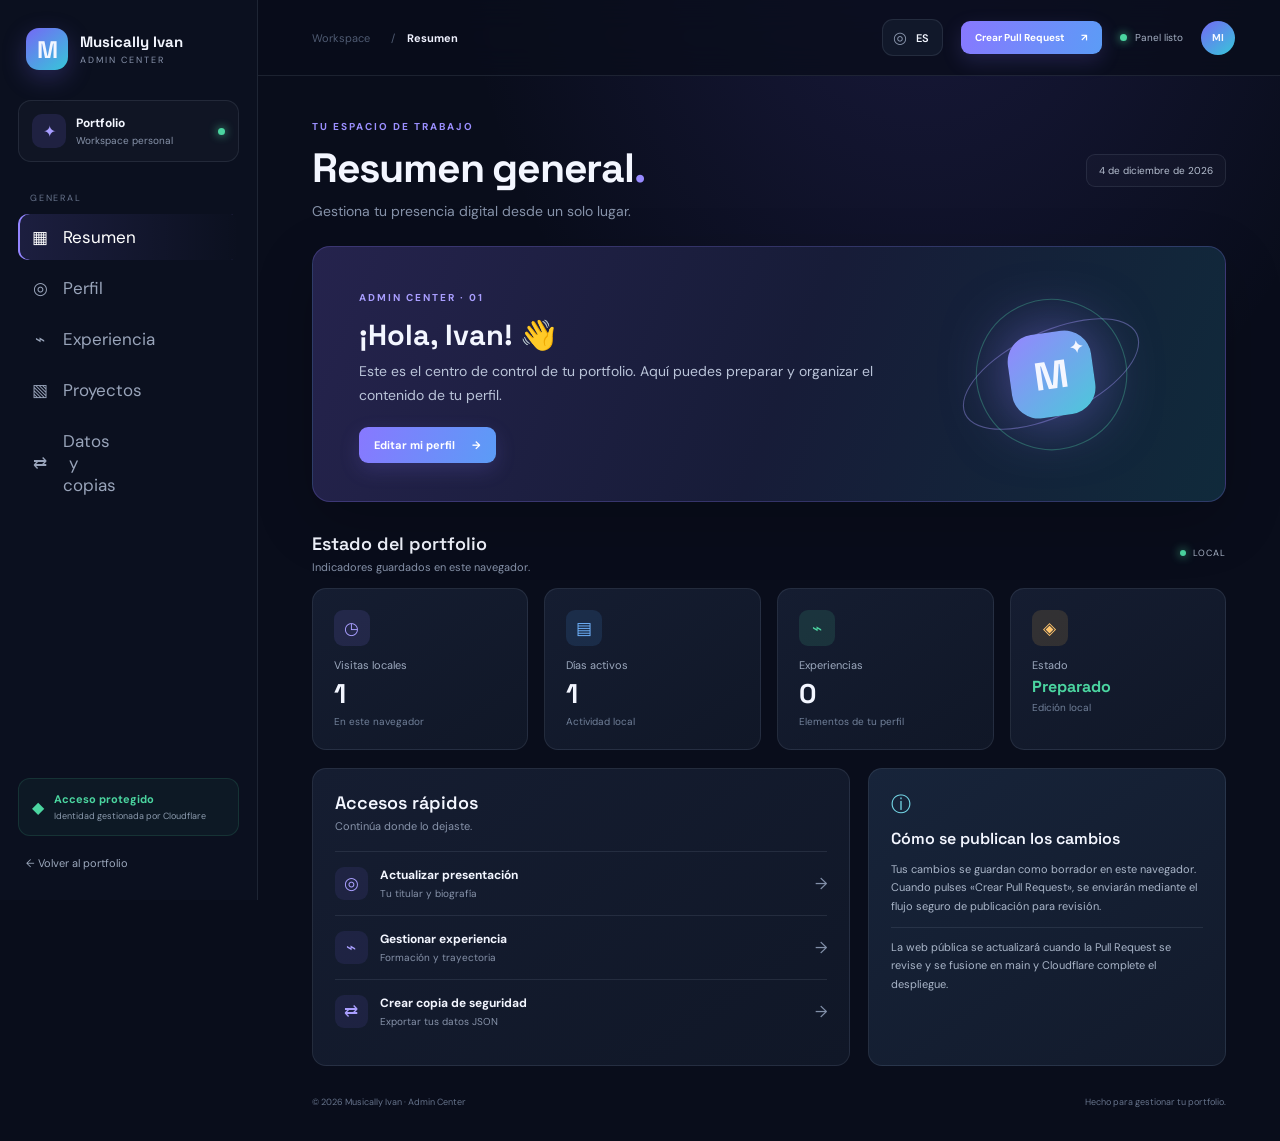
<file: admincenter/index.html>
<!doctype html>
<html lang="es">
<head>
  <meta charset="utf-8">
  <meta name="viewport" content="width=device-width,initial-scale=1">
  <meta name="robots" content="noindex,nofollow,noarchive">
  <meta name="theme-color" content="#090d1b">
  <title>Admin Center | Musically Ivan</title>
  <link rel="preconnect" href="https://fonts.googleapis.com">
  <link rel="preconnect" href="https://fonts.gstatic.com" crossorigin>
  <link href="https://fonts.googleapis.com/css2?family=DM+Sans:wght@400;500;600;700&family=Space+Grotesk:wght@500;600;700&display=swap" rel="stylesheet">
  <link rel="stylesheet" href="./admin.css">
  <script src="./admin.js?v=26395a5" defer></script>
</head>
<body>
  <div class="shell">
    <aside class="sidebar" id="sidebar">
      <a class="brand" href="./" aria-label="Admin Center"><span class="brand-mark">M</span><span><b>Musically Ivan</b><small>ADMIN CENTER</small></span></a>
      <div class="workspace"><span class="workspace-icon">✦</span><span><b>Portfolio</b><small data-i18n="workspacePersonal">Workspace personal</small></span><span class="online-dot"></span></div>
      <p class="nav-label" data-i18n="navGeneral">GENERAL</p>
      <nav class="nav">
        <a class="nav-link active" href="#overview" data-view="overview"><span>▦</span><span data-i18n="navOverview">Resumen</span></a>
        <a class="nav-link" href="#profile" data-view="profile"><span>◎</span><span data-i18n="navProfile">Perfil</span></a>
        <a class="nav-link" href="#experience" data-view="experience"><span>⌁</span><span data-i18n="navExperience">Experiencia</span></a>
        <a class="nav-link" href="#projects" data-view="projects"><span>▧</span><span data-i18n="navProjects">Proyectos</span></a>
        <a class="nav-link" href="#data" data-view="data"><span>⇄</span><span data-i18n="navData">Datos y copias</span></a>
      </nav>
      <div class="sidebar-bottom"><div class="secure-pill"><span>◆</span><div><b data-i18n="protected">Acceso protegido</b><small data-i18n="cloudflareIdentity">Identidad gestionada por Cloudflare</small></div></div><a class="back-link" href="/"><span data-i18n="backPortfolio">← Volver al portfolio</span></a></div>
    </aside>
    <main class="main">
      <header class="topbar"><button class="mobile-menu" id="menu-toggle" aria-label="Abrir menú" data-i18n-aria="openMenu">☰</button><div class="breadcrumbs"><span data-i18n="workspace">Workspace</span> <span>/</span> <b id="crumb">Resumen</b></div><div class="top-actions"><label class="language-control"><span aria-hidden="true">◎</span><select id="admin-language" aria-label="Language"><option value="es">ES</option><option value="en">EN</option></select></label><button class="primary-btn publish-btn" id="publish-pr" ><span data-i18n="createPR">Crear Pull Request</span> <span>↗</span></button><span class="status"><i></i> <span data-i18n="panelReady">Panel listo</span></span><div class="avatar">MI</div></div></header>
      <div class="content">
        <section class="view active" id="view-overview">
          <div class="page-heading"><div><p class="eyebrow" data-i18n="workspaceEyebrow">TU ESPACIO DE TRABAJO</p><h1><span data-i18n="overviewTitle">Resumen general</span><span class="accent">.</span></h1><p class="subheading" data-i18n="overviewSubtitle">Gestiona tu presencia digital desde un solo lugar.</p></div><span class="date-chip" id="today"></span></div>
          <div class="welcome-card"><div><span class="welcome-kicker">ADMIN CENTER · 01</span><h2 data-i18n="hello">¡Hola, Ivan! 👋</h2><p data-i18n="welcomeText">Este es el centro de control de tu portfolio. Aquí puedes preparar y organizar el contenido de tu perfil.</p><a class="primary-btn" href="#profile" data-go="profile"><span data-i18n="editProfile">Editar mi perfil</span> <span>→</span></a></div><div class="welcome-art"><div class="orbit orbit-one"></div><div class="orbit orbit-two"></div><div class="art-core">M<span>✦</span></div></div></div>
          <div class="section-title"><div><h2 data-i18n="portfolioStatus">Estado del portfolio</h2><p data-i18n="localIndicators">Indicadores guardados en este navegador.</p></div><span class="live-label"><i></i> <span data-i18n="local">LOCAL</span></span></div>
          <div class="stats-grid"><article class="stat-card"><span class="stat-icon purple">◷</span><small data-i18n="localVisits">Visitas locales</small><strong id="metric-views">0</strong><em data-i18n="onThisBrowser">En este navegador</em></article><article class="stat-card"><span class="stat-icon blue">▤</span><small data-i18n="activeDays">Días activos</small><strong id="metric-days">0</strong><em data-i18n="localActivity">Actividad local</em></article><article class="stat-card"><span class="stat-icon green">⌁</span><small data-i18n="experiences">Experiencias</small><strong id="metric-timeline">0</strong><em data-i18n="profileItems">Elementos de tu perfil</em></article><article class="stat-card"><span class="stat-icon amber">◈</span><small data-i18n="status">Estado</small><strong class="state-text" data-i18n="prepared">Preparado</strong><em data-i18n="localEditing">Edición local</em></article></div>
          <div class="bottom-grid"><article class="panel-card"><div class="panel-heading"><div><h3 data-i18n="quickAccess">Accesos rápidos</h3><p data-i18n="continueWhere">Continúa donde lo dejaste.</p></div></div><button class="quick-row" data-go="profile"><span class="quick-icon">◎</span><span><b data-i18n="updatePresentation">Actualizar presentación</b><small data-i18n="headlineBio">Tu titular y biografía</small></span><span>→</span></button><button class="quick-row" data-go="experience"><span class="quick-icon">⌁</span><span><b data-i18n="manageExperience">Gestionar experiencia</b><small data-i18n="educationCareer">Formación y trayectoria</small></span><span>→</span></button><button class="quick-row" data-go="data"><span class="quick-icon">⇄</span><span><b data-i18n="backup">Crear copia de seguridad</b><small data-i18n="exportJSON">Exportar tus datos JSON</small></span><span>→</span></button></article><article class="panel-card notice-card"><span class="notice-icon">ⓘ</span><h3 data-i18n="howChangesSaved">Cómo se guardan los cambios</h3><p data-i18n="saveExplanation">Los cambios se guardan en el almacenamiento local de este navegador. No se publican automáticamente en la web ni modifican GitHub.</p><p class="notice-foot" data-i18n="publishExplanation">Para publicar contenido necesitaremos conectar después un backend seguro o un flujo de publicación autenticado.</p></article></div>
        </section>
        <section class="view" id="view-profile">
          <div class="page-heading"><div><p class="eyebrow" data-i18n="identity">IDENTIDAD</p><h1><span data-i18n="yourProfile">Tu perfil</span><span class="accent">.</span></h1><p class="subheading" data-i18n="profileSubtitle">Define cómo te presentas en tu portfolio.</p></div></div>
          <article class="panel-card form-card"><div class="panel-heading"><div><h3 data-i18n="professionalIntro">Presentación profesional</h3><p data-i18n="draftsBrowser">Los borradores se guardan en este navegador.</p></div><span class="edit-badge" data-i18n="editable">EDITABLE</span></div><label for="headline" data-i18n="headlineLabel">Titular profesional</label><input id="headline" maxlength="120" data-i18n-placeholder="headlinePlaceholder" placeholder="Ej. Desarrollador de software y creador digital"><div class="field-meta"><span data-i18n="headlineHint">Una frase que te represente.</span><span id="headline-count">0/120</span></div><label for="bio" data-i18n="bioLabel">Biografía</label><textarea id="bio" rows="6" maxlength="600" data-i18n-placeholder="bioPlaceholder" placeholder="Cuéntale al mundo quién eres, qué haces y qué te interesa..."></textarea><div class="field-meta"><span data-i18n="bioHint">Hasta 600 caracteres.</span><span id="bio-count">0/600</span></div><div class="form-actions"><span id="profile-status" class="save-status" aria-live="polite"></span><button class="primary-btn" id="save-profile"><span data-i18n="saveChanges">Guardar cambios</span> <span>→</span></button></div></article>
        </section>
        <section class="view" id="view-experience">
          <div class="page-heading"><div><p class="eyebrow" data-i18n="career">TRAYECTORIA</p><h1><span data-i18n="experienceTitle">Experiencia</span><span class="accent">.</span></h1><p class="subheading" data-i18n="experienceSubtitle">Organiza tu formación, proyectos y experiencia.</p></div></div>
          <div class="experience-layout"><article class="panel-card"><div class="panel-heading"><div><h3 data-i18n="addItem">Añadir elemento</h3><p data-i18n="stageHint">Completa los datos de una etapa.</p></div></div><form id="experience-form"><label for="exp-title" data-i18n="titleLabel">Título</label><input id="exp-title" required maxlength="100" data-i18n-placeholder="titlePlaceholder" placeholder="Ej. Sistemas Microinformáticos y Redes"><label for="exp-period" data-i18n="periodLabel">Periodo</label><input id="exp-period" maxlength="60" data-i18n-placeholder="periodPlaceholder" placeholder="Ej. 2025 – 2027"><label for="exp-description" data-i18n="descriptionLabel">Descripción</label><textarea id="exp-description" rows="4" maxlength="400" data-i18n-placeholder="descriptionPlaceholder" placeholder="Describe brevemente esta etapa..."></textarea><div class="experience-form-actions"><button class="primary-btn" type="submit"><span id="experience-submit-label" data-i18n="addToTimeline">Añadir a la trayectoria</span> <span>+</span></button><button class="secondary-btn" id="cancel-experience-edit" type="button" hidden>Cancelar</button></div></form></article><article class="panel-card"><div class="panel-heading"><div><h3 data-i18n="yourTimeline">Tu trayectoria</h3><p id="experience-count">0 elementos</p></div></div><div id="experience-list" class="experience-list"></div><button class="secondary-btn" id="clear-timeline" type="button" data-i18n="clearTimeline">Vaciar trayectoria</button></article></div>
        </section>
        <section class="view" id="view-projects">
          <div class="page-heading"><div><p class="eyebrow" data-i18n="portfolio">PORTFOLIO</p><h1><span data-i18n="projectsTitle">Proyectos</span><span class="accent">.</span></h1><p class="subheading" data-i18n="projectsSubtitle">Vista del catálogo conectado a GitHub.</p></div></div>
          <article class="panel-card"><div class="panel-heading"><div><h3 data-i18n="projectSync">Sincronización de proyectos</h3><p data-i18n="catalogSource">El catálogo público se alimenta desde el repositorio.</p></div><span class="source-badge">GITHUB</span></div><div class="project-info"><span class="project-glyph">⌘</span><div><b data-i18n="repositoryName">Repositorio musicallyivan/portfolio</b><p data-i18n="repoExplanation">Los datos y metadatos de los proyectos se mantienen en <code>app.js</code>. Este panel no modifica el repositorio ni publica cambios.</p><a href="https://github.com/musicallyivan/portfolio" target="_blank" rel="noopener noreferrer" data-i18n="openRepository">Abrir repositorio ↗</a></div></div><div class="callout" data-i18n="projectsCallout">La edición y publicación de proyectos desde este panel se habilitará cuando conectemos un servicio backend con permisos limitados y autenticación.</div></article>
        </section>
        <section class="view" id="view-data">
          <div class="page-heading"><div><p class="eyebrow" data-i18n="portability">PORTABILIDAD</p><h1><span data-i18n="dataTitle">Datos y copias</span><span class="accent">.</span></h1><p class="subheading" data-i18n="dataSubtitle">Controla tus datos locales y conserva una copia.</p></div></div>
          <div class="data-grid"><article class="panel-card"><span class="data-icon">⇧</span><h3 data-i18n="exportData">Exportar datos</h3><p data-i18n="exportDescription">Descarga tu perfil y trayectoria en un archivo JSON para conservarlo o trasladarlo.</p><button class="primary-btn" id="export-data"><span data-i18n="exportCopy">Exportar copia</span> <span>↓</span></button></article><article class="panel-card"><span class="data-icon">⇩</span><h3 data-i18n="importData">Importar datos</h3><p data-i18n="importDescription">Restaura una copia JSON creada anteriormente desde este panel.</p><label class="secondary-btn file-button" for="import-data" data-i18n="selectFile">Seleccionar archivo</label><input id="import-data" type="file" accept="application/json" hidden></article></div><p class="privacy-note" data-i18n="privacyNote">Privacidad: los datos se almacenan en el navegador que estás utilizando. Exporta una copia antes de borrar los datos del navegador o cambiar de dispositivo.</p>
        </section>
        <footer class="footer"><span>© 2026 Musically Ivan · Admin Center</span><span data-i18n="footerTagline">Hecho para gestionar tu portfolio.</span></footer>
      </div>
    </main>
  </div>
  <div class="toast" id="toast" role="status" aria-live="polite"></div>
</body>
</html>
</file>
<file: admincenter/admin.css>
:root{color-scheme:dark;--bg:#090d1b;--panel:#11182a;--panel2:#151e33;--line:rgba(148,163,184,.14);--muted:#8793aa;--text:#f3f6ff;--purple:#8b7cff;--cyan:#54d8e8;--green:#4bd5a0;font-family:'DM Sans',sans-serif}*{box-sizing:border-box}body{margin:0;background:radial-gradient(ellipse at 72% -12%,rgba(100,85,220,.18),transparent 36%),var(--bg);color:var(--text);min-height:100vh}button,input,textarea{font:inherit}.shell{min-height:100vh}.sidebar{position:fixed;inset:0 auto 0 0;width:258px;background:rgba(12,17,32,.96);border-right:1px solid var(--line);padding:28px 18px;display:flex;flex-direction:column;z-index:10}.brand{display:flex;align-items:center;gap:12px;color:var(--text);text-decoration:none;padding:0 8px 30px}.brand-mark{width:42px;height:42px;border-radius:13px;background:linear-gradient(140deg,#7568f5,#36c7d9);display:grid;place-items:center;font:700 24px 'Space Grotesk';box-shadow:0 8px 25px #7465ed44}.brand b,.brand small,.workspace b,.workspace small{display:block}.brand b{font:700 15px 'Space Grotesk'}.brand small{font-size:9px;letter-spacing:2px;color:#8994ad;margin-top:3px}.workspace{display:flex;align-items:center;gap:10px;padding:13px;border:1px solid var(--line);background:#ffffff06;border-radius:13px;margin-bottom:30px}.workspace-icon{width:34px;height:34px;border-radius:10px;background:#8174ff22;color:#a89eff;display:grid;place-items:center}.workspace b{font-size:12px}.workspace small{font-size:10px;color:var(--muted);margin-top:3px}.online-dot,.status i,.live-label i{margin-left:auto;width:7px;height:7px;background:var(--green);border-radius:50%;box-shadow:0 0 10px #4bd5a0}.nav-label{font-size:9px;letter-spacing:1.8px;color:#68748d;padding:0 12px;margin:0 0 10px}.nav{display:grid;gap:5px}.nav-link{display:flex;align-items:center;gap:13px;padding:12px;border-radius:10px;color:#99a4ba;text-decoration:none;font-size:12px;transition:.2s}.nav-link span{font-size:17px;width:20px;text-align:center}.nav-link:hover,.nav-link.active{background:linear-gradient(90deg,#8274ff25,transparent);color:#fff}.nav-link.active{box-shadow:inset 2px 0 #9385ff}.sidebar-bottom{margin-top:auto}.secure-pill{display:flex;gap:10px;align-items:center;padding:13px;background:#4bd5a00c;border:1px solid #4bd5a022;border-radius:12px;margin-bottom:15px;color:var(--green)}.secure-pill b,.secure-pill small{display:block}.secure-pill b{font-size:11px}.secure-pill small{font-size:9px;color:#8c9baf;margin-top:4px}.back-link{font-size:11px;color:#9ca8bd;text-decoration:none;padding:8px}.main{margin-left:258px;min-height:100vh}.topbar{height:76px;border-bottom:1px solid var(--line);display:flex;align-items:center;justify-content:space-between;padding:0 42px;background:#090d1bc9;backdrop-filter:blur(16px);position:sticky;top:0;z-index:5}.breadcrumbs{font-size:11px;color:#8793aa}.breadcrumbs span{padding:0 9px;color:#4f5b72}.breadcrumbs b{color:#f0f2ff}.top-actions{display:flex;align-items:center;gap:18px}.status{display:flex;align-items:center;gap:8px;font-size:10px;color:#a6b1c4}.status i{margin:0}.avatar{width:34px;height:34px;border-radius:50%;display:grid;place-items:center;background:linear-gradient(140deg,#7568f5,#35c8d9);font-size:10px;font-weight:700}.content{max-width:1320px;margin:auto;padding:38px 42px 22px}.view{display:none}.view.active{display:block;animation:appear .25s ease}@keyframes appear{from{opacity:0;transform:translateY(5px)}to{opacity:1;transform:none}}.page-heading{display:flex;align-items:center;justify-content:space-between;margin-bottom:26px}.eyebrow{font-size:9px;letter-spacing:2px;color:#9b8fff;font-weight:700;margin:0 0 9px}.page-heading h1{font:700 clamp(27px,3vw,36px) 'Space Grotesk';letter-spacing:-1.2px;margin:0}.accent{color:#988aff}.subheading{font-size:12px;color:var(--muted);margin:8px 0 0}.date-chip,.edit-badge,.source-badge{font-size:10px;color:#b6bfd0;border:1px solid var(--line);background:#ffffff06;border-radius:9px;padding:9px 12px}.welcome-card{min-height:215px;position:relative;overflow:hidden;display:flex;align-items:center;justify-content:space-between;padding:30px 38px;border-radius:18px;border:1px solid #8d7cff3b;background:linear-gradient(112deg,#25234d 0%,#171c38 52%,#102a3b 100%);box-shadow:0 20px 60px #0003}.welcome-card>div:first-child{max-width:530px;z-index:1}.welcome-kicker{font-size:9px;letter-spacing:2px;color:#a99eff;font-weight:700}.welcome-card h2{font:700 25px 'Space Grotesk';margin:10px 0 7px}.welcome-card p{font-size:12px;color:#bac4d9;line-height:1.7;max-width:470px;margin:0 0 19px}.primary-btn,.secondary-btn{border:0;display:inline-flex;align-items:center;justify-content:center;gap:17px;padding:11px 15px;border-radius:9px;background:linear-gradient(110deg,#8878ff,#5b9cf6);color:white;font-size:11px;font-weight:700;text-decoration:none;cursor:pointer;box-shadow:0 7px 20px #7669e633}.primary-btn:hover{filter:brightness(1.1);transform:translateY(-1px)}.welcome-art{width:190px;height:170px;position:relative;display:grid;place-items:center;margin-right:4%}.orbit{position:absolute;border:1px solid #a99eff66;border-radius:50%;transform:rotate(-25deg)}.orbit-one{width:170px;height:76px}.orbit-two{width:135px;height:135px;border-color:#4bd5a055}.art-core{width:75px;height:75px;border-radius:24px;background:linear-gradient(140deg,#9585ff,#4bc9d9);display:grid;place-items:center;font:700 35px 'Space Grotesk';box-shadow:0 0 55px #8c7cff88;transform:rotate(-8deg)}.art-core span{position:absolute;font-size:15px;right:6px;top:7px}.section-title{display:flex;align-items:center;justify-content:space-between;margin:30px 0 14px}.section-title h2,.panel-heading h3{font:600 16px 'Space Grotesk';margin:0}.section-title p,.panel-heading p{font-size:10px;color:var(--muted);margin:5px 0 0}.live-label{display:flex;align-items:center;gap:7px;font-size:9px;letter-spacing:1px;color:#aab5c9}.live-label i{width:6px;height:6px;margin:0}.stats-grid{display:grid;grid-template-columns:repeat(4,minmax(0,1fr));gap:13px}.stat-card,.panel-card{border:1px solid var(--line);border-radius:14px;background:linear-gradient(145deg,#151d31,#101727);padding:18px}.stat-card{min-height:137px;display:flex;flex-direction:column;align-items:flex-start}.stat-icon{width:31px;height:31px;display:grid;place-items:center;border-radius:9px;font-size:15px;margin-bottom:12px}.purple{background:#8b7cff20;color:#a99eff}.blue{background:#4d9dff20;color:#70b4ff}.green{background:#4bd5a020;color:#4bd5a0}.amber{background:#ffbb5420;color:#ffc56d}.stat-card small{font-size:10px;color:#9da9be}.stat-card strong{font:700 23px 'Space Grotesk';margin:4px 0}.stat-card em{font-size:9px;color:#718099;font-style:normal}.state-text{font-size:16px!important;color:var(--green)}.bottom-grid{display:grid;grid-template-columns:1.2fr .8fr;gap:14px;margin-top:15px}.panel-heading{display:flex;justify-content:space-between;align-items:center;margin-bottom:18px}.quick-row{width:100%;display:flex;align-items:center;gap:12px;padding:12px 0;border:0;border-top:1px solid var(--line);background:none;color:inherit;text-align:left;cursor:pointer}.quick-row>span:nth-last-child(1){margin-left:auto;color:#8290a9}.quick-icon{width:33px;height:33px;border-radius:9px;background:#8274ff19;color:#aa9fff;display:grid;place-items:center;font-size:17px}.quick-row b,.quick-row small{display:block}.quick-row b{font-size:11px}.quick-row small{font-size:9px;color:var(--muted);margin-top:4px}.notice-card{background:linear-gradient(145deg,#17243a,#121a2b)}.notice-icon{color:#75d9e8;font-size:20px}.notice-card h3{font:600 14px 'Space Grotesk';margin:10px 0}.notice-card p{font-size:10px;color:#aab6c9;line-height:1.7}.notice-foot{border-top:1px solid var(--line);padding-top:10px}.form-card{max-width:850px}.form-card label,#experience-form label{display:block;font-size:11px;color:#c5cde0;font-weight:600;margin:17px 0 7px}.form-card input,.form-card textarea,#experience-form input,#experience-form textarea{width:100%;border:1px solid #29344b;border-radius:9px;background:#0b1221;color:var(--text);padding:12px;font-size:12px;outline:none;resize:vertical}.form-card input:focus,.form-card textarea:focus,#experience-form input:focus,#experience-form textarea:focus{border-color:#8878ff;box-shadow:0 0 0 3px #8878ff18}.field-meta{display:flex;justify-content:space-between;color:#75829a;font-size:9px;margin-top:6px}.form-actions{display:flex;justify-content:space-between;align-items:center;margin-top:22px}.save-status{font-size:10px;color:var(--green)}.experience-layout{display:grid;grid-template-columns:.9fr 1.1fr;gap:15px}.experience-list{display:grid;gap:10px}.experience-item{padding:12px;border:1px solid var(--line);border-radius:10px;background:#ffffff04}.experience-item b{font-size:11px}.experience-item small{display:block;color:#8e9bb2;font-size:9px;margin:4px 0}.experience-item p{font-size:10px;color:#aab5c8;line-height:1.6;margin:5px 0}.experience-item button{font-size:9px;color:#ff8e9a;background:none;border:0;padding:5px 0;cursor:pointer}.empty-state{font-size:11px;color:#7f8ba3;padding:25px 0;text-align:center}.project-info{display:flex;gap:15px;padding:14px 0}.project-glyph{width:44px;height:44px;flex:none;border-radius:12px;background:#8274ff20;color:#a99eff;display:grid;place-items:center;font-size:21px}.project-info b{font-size:12px}.project-info p,.data-grid p{font-size:10px;line-height:1.7;color:#9daac0}.project-info a{font-size:10px;color:#a99eff}.callout,.privacy-note{margin-top:12px;padding:13px;border-radius:10px;background:#8878ff12;border:1px solid #8878ff2c;color:#b5bde0;font-size:10px;line-height:1.7}.data-grid{display:grid;grid-template-columns:1fr 1fr;gap:14px}.data-icon{font-size:22px;color:#a99eff}.data-grid h3{font:600 15px 'Space Grotesk';margin:12px 0 5px}.data-grid p{min-height:50px}.secondary-btn{background:#ffffff0b;border:1px solid var(--line);box-shadow:none}.file-button{cursor:pointer}.footer{display:flex;justify-content:space-between;gap:12px;padding:30px 0 5px;color:#66738b;font-size:9px}.mobile-menu{display:none}.toast{position:fixed;right:25px;bottom:25px;padding:13px 17px;background:#202c43;border:1px solid #ffffff20;border-radius:10px;color:white;font-size:11px;opacity:0;transform:translateY(10px);transition:.2s;pointer-events:none;z-index:30}.toast.show{opacity:1;transform:none}@media(max-width:1100px){.content{padding:30px 25px}.topbar{padding:0 25px}.stats-grid{grid-template-columns:repeat(2,1fr)}}@media(max-width:760px){.sidebar{transform:translateX(-100%);transition:transform .25s;box-shadow:20px 0 50px #0008}.sidebar.open{transform:translateX(0)}.main{margin-left:0}.topbar{height:62px;padding:0 17px}.mobile-menu{display:block;background:none;color:#fff;font-size:19px;cursor:pointer}.breadcrumbs{margin-right:auto;margin-left:13px}.status{display:none}.content{padding:25px 16px}.welcome-card{padding:25px 22px;min-height:205px}.welcome-art{position:absolute;right:-40px;opacity:.3}.welcome-card>div:first-child{max-width:100%}.stats-grid{gap:9px}.stat-card{padding:13px;min-height:125px}.bottom-grid,.experience-layout,.data-grid{grid-template-columns:1fr}.page-heading{align-items:flex-start;gap:12px}.date-chip{font-size:8px}.footer{flex-direction:column}.form-actions{align-items:flex-start;gap:12px;flex-direction:column}}@media(prefers-reduced-motion:reduce){*,*:before,*:after{animation-duration:.01ms!important;transition-duration:.01ms!important;scroll-behavior:auto!important}}
/* Desktop scale refinement: give the Admin Center more room and improve readability. Mobile layout remains unchanged. */
@media (min-width: 761px) {
  .content { max-width: none; padding: 44px clamp(36px, 4.2vw, 76px) 28px; }
  .topbar { padding-inline: clamp(30px, 3.5vw, 64px); }
  .page-heading h1 { font-size: clamp(34px, 3.2vw, 43px); }
  .eyebrow { font-size: 10px; }
  .subheading { font-size: 14px; }
  .welcome-card { min-height: 245px; padding: 38px 46px; }
  .welcome-card h2 { font-size: 29px; }
  .welcome-card p { font-size: 14px; max-width: 570px; }
  .welcome-kicker { font-size: 10px; }
  .welcome-art { transform: scale(1.12); }
  .section-title h2, .panel-heading h3 { font-size: 18px; }
  .section-title p, .panel-heading p { font-size: 11px; }
  .stats-grid { gap: 16px; }
  .stat-card { min-height: 155px; padding: 21px; }
  .stat-card small { font-size: 11px; }
  .stat-card strong { font-size: 27px; }
  .stat-card em { font-size: 10px; }
  .stat-icon { width: 36px; height: 36px; font-size: 17px; }
  .bottom-grid { gap: 18px; margin-top: 18px; }
  .panel-card { padding: 22px; }
  .quick-row { padding: 15px 0; }
  .quick-row b { font-size: 12px; }
  .quick-row small { font-size: 10px; }
  .notice-card h3 { font-size: 16px; }
  .notice-card p, .callout, .privacy-note { font-size: 11px; }
}

.publish-btn{white-space:nowrap;padding:10px 14px;font-size:10px}.publish-btn:disabled{opacity:.6;cursor:wait}@media(max-width:760px){.publish-btn{padding:9px 10px;font-size:9px}}

.language-control{display:inline-flex;align-items:center;gap:7px;padding:7px 10px;border:1px solid var(--line);border-radius:11px;background:var(--panel);color:var(--muted)}
.language-control select{appearance:none;border:0;outline:0;background:transparent;color:var(--text);font:600 11px 'DM Sans',sans-serif;cursor:pointer;padding:3px 2px}
.language-control option{background:#11182a;color:#f3f6ff}
@media(max-width:640px){.language-control{padding:6px 8px}.top-actions{gap:8px}}

.experience-form-actions,.experience-actions{display:flex;align-items:center;gap:9px;flex-wrap:wrap}.experience-actions{margin-top:7px}.experience-actions button{padding:6px 9px;border:1px solid var(--line);border-radius:7px}.experience-form-actions .secondary-btn[hidden]{display:none}
</file>
